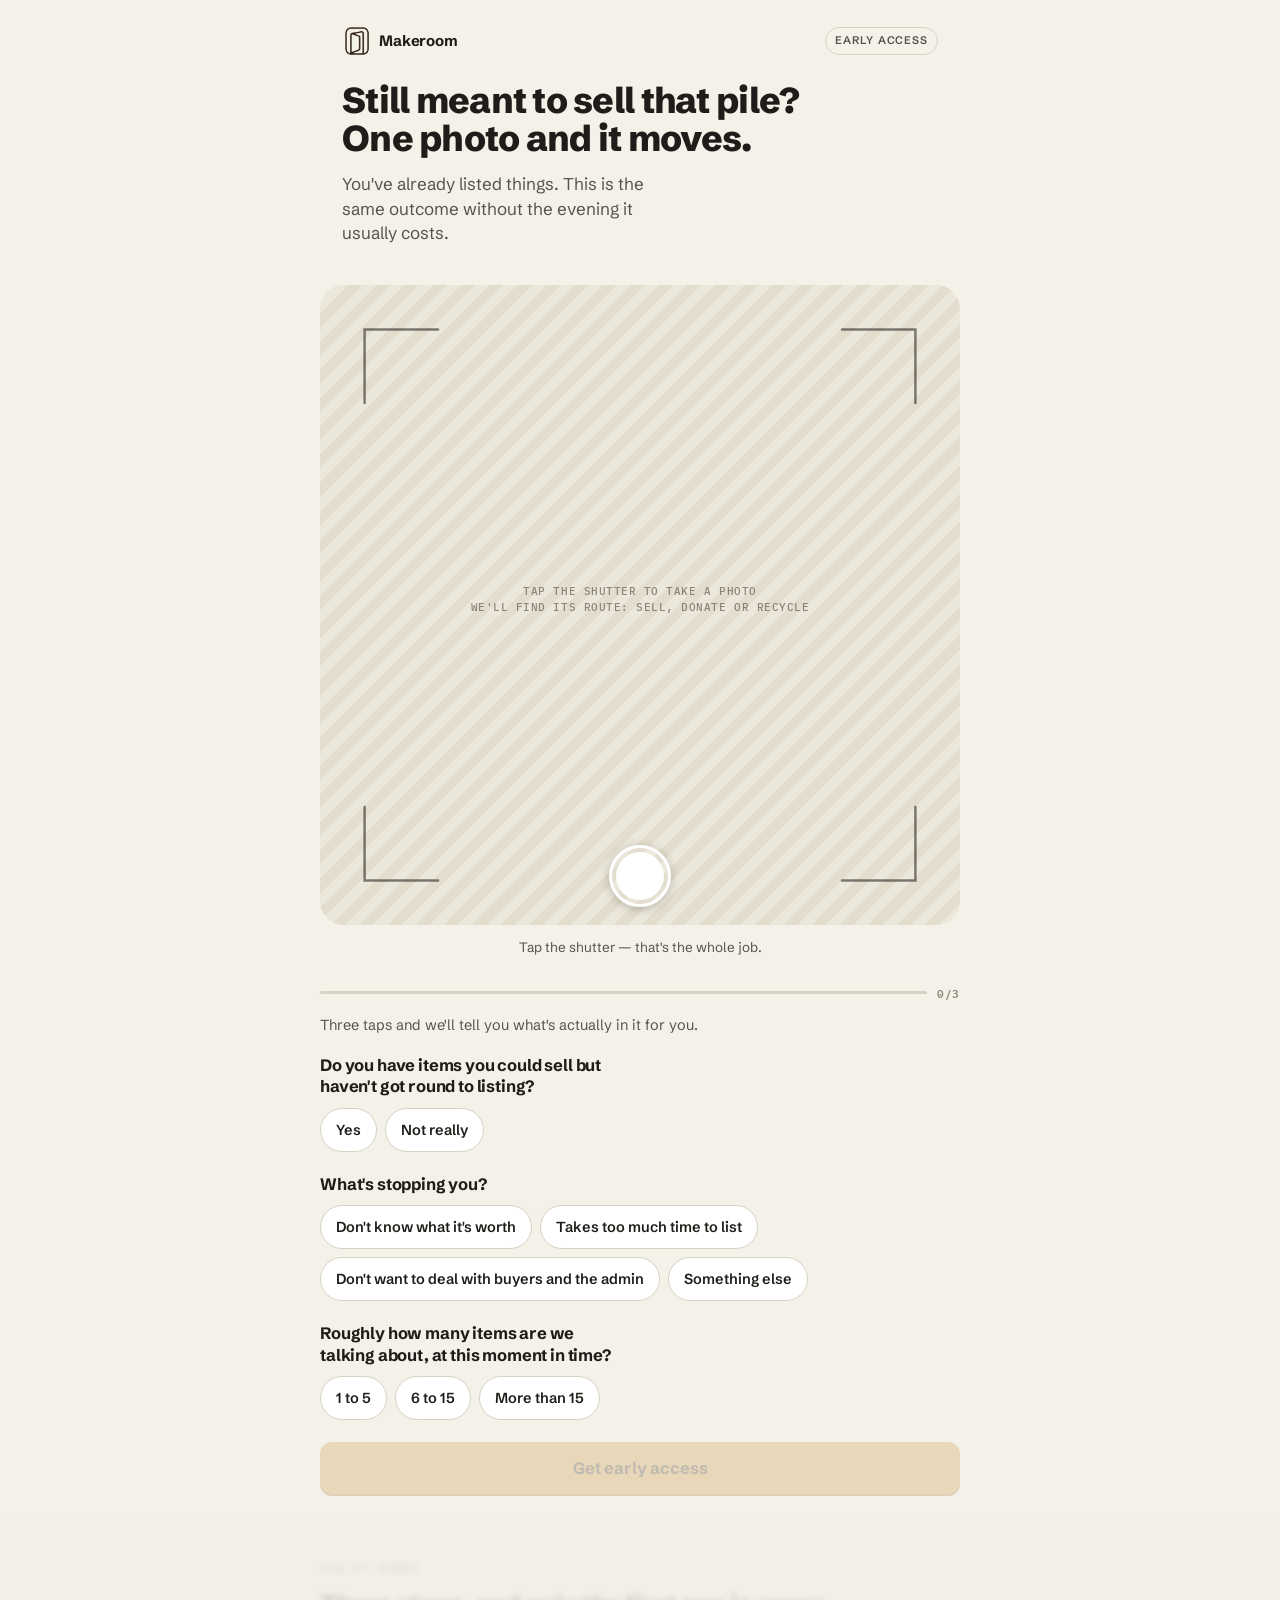
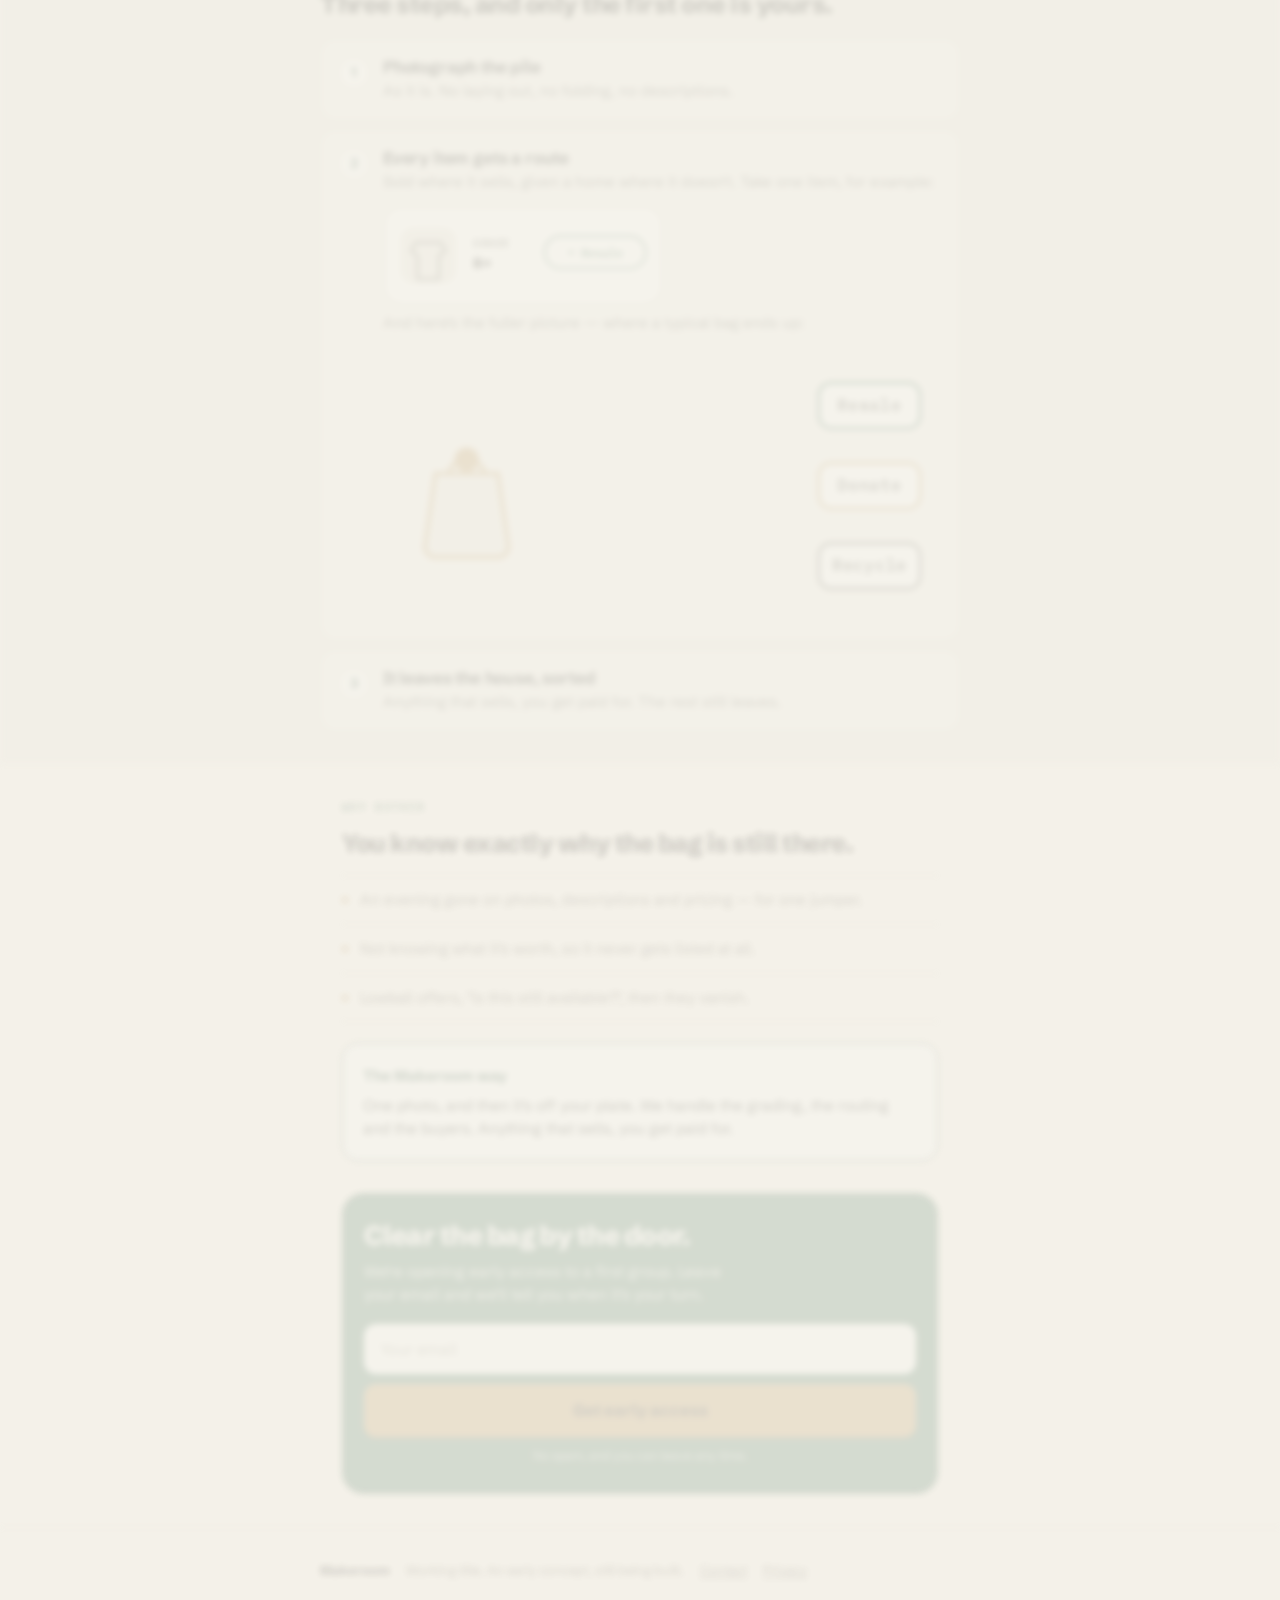
<file: index.html>
<!DOCTYPE html>
<html lang="en-GB">
<head>
<meta charset="UTF-8">
<meta name="viewport" content="width=device-width, initial-scale=1.0">
<title>Makeroom — the bag by the door, sorted</title>
<meta name="description" content="Photograph your bag of clothes once. We grade every item and route it to resale, donation or recycling — sold where it sells, so nothing becomes waste.">

<!-- Open Graph / Twitter — matters for ad platforms that preview the link -->
<meta property="og:title" content="Makeroom — the bag by the door, sorted">
<meta property="og:description" content="Photograph your bag once. We grade each item and find its best route — sold, donated or recycled.">
<meta property="og:type" content="website">
<meta name="twitter:card" content="summary_large_image">
<meta name="theme-color" content="#F4F1E9">

<!--
  Before running real ad traffic: set FORM_ENDPOINT in script.js.
  Full Google Sheet + Apps Script setup, ad link format (persona + UTM
  tags), and the acceptance checklist all live in README.md.
-->

<link rel="preconnect" href="https://fonts.googleapis.com">
<link rel="preconnect" href="https://fonts.gstatic.com" crossorigin>
<link href="https://fonts.googleapis.com/css2?family=Schibsted+Grotesk:wght@400;500;600;700;800&family=IBM+Plex+Mono:wght@500;600&display=swap" rel="stylesheet">

<link rel="icon" href="favicon.ico" sizes="any">
<link rel="icon" type="image/png" sizes="512x512" href="favicon-512.png">
<link rel="apple-touch-icon" href="apple-touch-icon.png">

<link rel="stylesheet" href="style.css">
</head>
<body class="gated">

  <div class="topbar">
    <span class="brand">
      <img class="logo-mark" src="logo-icon.png" alt="" aria-hidden="true">
      Makeroom
    </span>
    <span class="badge">Early access</span>
  </div>

  <!-- ============ HERO ============ -->
  <header class="hero">
    <div class="wrap">
      <!-- Headline + lede are written by JS from the persona copy table -->
      <h1 class="reveal" id="hero-head"></h1>
      <p class="lede reveal" id="hero-lede"></p>
    </div>
  </header>

  <!-- ============ CAMERA HOOK ============
       A one-shot interactive demo: tap the shutter, a flash + scan plays,
       then a worked example (item / price / grade / route) reveals.
       Fixed example content, same for both personas — illustrative only,
       not tied to any real photo. -->
  <div class="hook reveal">
    <div class="wrap" style="padding:0">
      <div class="hook-frame" id="hook-frame">
        <div class="stripes" aria-hidden="true"></div>
        <p class="caption" aria-hidden="true">TAP THE SHUTTER TO TAKE A PHOTO<br>WE'LL FIND ITS ROUTE: SELL, DONATE OR RECYCLE</p>

        <!-- Viewfinder corner brackets — reads as a camera viewfinder,
             not a re-drawn OS/app chrome. Same hand-drawn inline-SVG
             approach as everything else on the page. -->
        <svg class="viewfinder" viewBox="0 0 100 100" preserveAspectRatio="none" aria-hidden="true">
          <path d="M5 17 V5 H17" />
          <path d="M83 5 H95 V17" />
          <path d="M5 83 V95 H17" />
          <path d="M95 83 V95 H83" />
        </svg>

        <div class="hook-flash" aria-hidden="true"></div>
        <div class="hook-scan" aria-hidden="true"></div>
        <div class="hook-result" aria-hidden="true">
          <div class="hook-result-card">
            <div class="lead">This one's a keeper for someone.</div>
            <div class="result-body">
              <!-- Hand-drawn item glyph, same inline-SVG language as the
                   proof card and cascade below — no stock photography. -->
              <svg class="result-icon" viewBox="0 0 52 52" aria-hidden="true">
                <rect x="0" y="0" width="52" height="52" rx="12" fill="#ECE7DB"/>
                <path d="M14 14 h24 l4 8 -6 4 v22 h-20 v-22 l-6 -4 z" fill="none" stroke="#55534B" stroke-width="2" stroke-linejoin="round"/>
              </svg>
              <div class="result-text">
                <div class="row">
                  <span class="hook-item-name">Wool jumper</span>
                  <span class="price">£24–£31</span>
                </div>
                <div class="chips">
                  <span class="chip">Grade B+</span>
                  <span class="chip">Best route: resale</span>
                </div>
              </div>
            </div>
          </div>
        </div>
        <!-- A real camera shutter button (ring + dot), not a text pill —
             the label moves to an aria-label plus the caption below. -->
        <button type="button" class="hook-shutter" id="hook-shutter" aria-label="Try it on this pile — tap to take the photo">
          <span class="shutter-ring"><span class="shutter-dot"></span></span>
        </button>
      </div>
      <p class="hook-note" id="hook-note"></p>
    </div>
  </div>

  <!-- ============ SURVEY — soft gate ============
       All three questions are visible and answerable at once, in any
       order, and changeable at any time. Nothing below this is hidden;
       the CTA just dims until all three are answered. -->
  <div class="survey">
    <div class="wrap" style="padding:0">
      <div class="survey-progress-row">
        <div class="survey-bar"><div class="survey-bar-fill" id="survey-bar-fill" style="width:0%"></div></div>
        <span class="survey-count" id="survey-count" aria-hidden="true">0/3</span>
      </div>
      <p class="sr-only" id="survey-progress" aria-live="polite">0 of 3 answered</p>
      <p class="survey-intro">Three taps and we'll tell you what's actually in it for you.</p>

      <div id="survey-questions" aria-live="polite"></div>

      <div class="survey-cta-wrap" id="survey-cta-wrap" data-locked="true">
        <button type="button" class="btn" id="survey-cta-btn" disabled>Get early access</button>
      </div>
    </div>
  </div>

  <!-- ============ SCREEN 2 — hidden via body.gated until the survey is
       complete. The survey UI itself (all 3 questions visible at once) is
       unchanged; what's gated is everything below it. ============ -->
  <div class="screen-two" aria-hidden="true">

  <!-- ============ HOW IT WORKS ============ -->
  <section class="how">
    <div class="wrap">
      <p class="eyebrow reveal">How it works</p>
      <h2 class="reveal">Three steps, and only the first one is yours.</h2>

      <div class="steps">
        <!-- Step 1 -->
        <div class="step reveal">
          <div class="num">1</div>
          <div>
            <h3>Photograph the pile</h3>
            <p>As it is. No laying out, no folding, no descriptions.</p>
          </div>
        </div>

        <!-- Step 2 — worked example + the signature routing cascade -->
        <div class="step reveal">
          <div class="num">2</div>
          <div style="width:100%">
            <h3>Every item gets a route</h3>
            <p>Sold where it sells, given a home where it doesn't. Take one item, for example:</p>

            <!-- PROOF CARD — a single worked example (item, grade, route),
                 leading into the cascade's fuller routing animation below.
                 Same inline-SVG language as the cascade. -->
            <svg class="proof-card" viewBox="0 0 260 92" xmlns="http://www.w3.org/2000/svg"
                 role="img" aria-label="Example: a jumper graded B+, routed to resale">
              <rect x="1" y="1" width="258" height="90" rx="16" fill="#fff" stroke="#D8D2C4" stroke-width="1.5"/>

              <!-- item silhouette -->
              <g transform="translate(16,20)">
                <rect x="0" y="0" width="52" height="52" rx="12" fill="#ECE7DB"/>
                <path d="M14 14 h24 l4 8 -6 4 v22 h-20 v-22 l-6 -4 z" fill="none" stroke="#55534B" stroke-width="2" stroke-linejoin="round"/>
              </g>

              <!-- grade -->
              <g>
                <text class="proof-label" x="84" y="38">GRADE</text>
                <text class="proof-grade" x="84" y="58">B+</text>
              </g>

              <!-- route -->
              <g transform="translate(150,28)">
                <rect x="0" y="0" width="94" height="30" rx="15" fill="#fff" stroke="#1F6B49" stroke-width="1.5"/>
                <text class="proof-route" x="47" y="19" text-anchor="middle">→ Resale</text>
              </g>
            </svg>

            <p class="proof-bridge">And here's the fuller picture — where a typical bag ends up:</p>

            <div class="cascade-wrap" aria-hidden="true">
              <svg class="cascade" viewBox="0 0 320 150" xmlns="http://www.w3.org/2000/svg" role="img">
                <!-- source bag -->
                <g transform="translate(24,54)">
                  <path d="M6 14 h36 l6 42 a6 6 0 0 1 -6 6 h-36 a6 6 0 0 1 -6 -6 z" fill="#ECE7DB" stroke="#C98A2B" stroke-width="2"/>
                  <path d="M14 14 c0 -10 20 -10 20 0" fill="none" stroke="#C98A2B" stroke-width="2"/>
                  <!-- camera flash pulse -->
                  <circle class="flash" cx="24" cy="6" r="7" fill="#C98A2B"/>
                </g>

                <!-- three destinations on the right -->
                <g>
                  <rect x="250" y="16"  width="58" height="26" rx="7" fill="#fff" stroke="#1F6B49" stroke-width="1.5"/>
                  <text class="bin-label" x="279" y="32" text-anchor="middle">Resale</text>

                  <rect x="250" y="62"  width="58" height="26" rx="7" fill="#fff" stroke="#C98A2B" stroke-width="1.5"/>
                  <text class="bin-label" x="279" y="78" text-anchor="middle">Donate</text>

                  <rect x="250" y="108" width="58" height="26" rx="7" fill="#fff" stroke="#55534B" stroke-width="1.5"/>
                  <text class="bin-label" x="279" y="124" text-anchor="middle">Recycle</text>
                </g>

                <!-- travelling items: each --to sets where it lands -->
                <rect class="item i1" x="72" y="70" width="14" height="14" rx="3" fill="#1F6B49" style="--to: translate(178px,-42px)"/>
                <rect class="item i2" x="72" y="70" width="14" height="14" rx="3" fill="#C98A2B" style="--to: translate(178px,4px)"/>
                <rect class="item i3" x="72" y="70" width="14" height="14" rx="3" fill="#1F6B49" style="--to: translate(178px,-42px)"/>
                <rect class="item i4" x="72" y="70" width="14" height="14" rx="3" fill="#55534B" style="--to: translate(178px,50px)"/>
              </svg>
            </div>
          </div>
        </div>

        <!-- Step 3 -->
        <div class="step reveal">
          <div class="num">3</div>
          <div>
            <h3>It leaves the house, sorted</h3>
            <p>Anything that sells, you get paid for. The rest still leaves.</p>
          </div>
        </div>
      </div>
    </div>
  </section>

  <!-- ============ WHY BOTHER ============ -->
  <section class="why">
    <div class="wrap">
      <p class="eyebrow reveal">Why bother</p>
      <h2 class="reveal">You know exactly why the bag is still there.</h2>

      <!-- Optional answer-echo — set by script.js only when the visitor's
           own Q2/Q3 answer has a mapped line. Hidden otherwise. -->
      <p class="answer-echo reveal" id="answer-echo"></p>

      <ul class="grind reveal">
        <li><span>An evening gone on photos, descriptions and pricing — for one jumper.</span></li>
        <li><span>Not knowing what it's worth, so it never gets listed at all.</span></li>
        <li><span>Lowball offers, "is this still available?", then they vanish.</span></li>
      </ul>

      <div class="relief reveal">
        <div class="head">The Makeroom way</div>
        <p>One photo, and then it's off your plate. We handle the grading, the routing and the buyers. Anything that sells, you get paid for.</p>
      </div>
    </div>
  </section>

  <!-- ============ FINAL CAPTURE ============ -->
  <section class="final">
    <div class="wrap">
      <div class="card reveal">
        <h2>Clear the bag by the door.</h2>
        <p>We're opening early access to a first group. Leave your email and we'll tell you when it's your turn.</p>

        <!-- FINAL EMAIL CAPTURE -->
        <form id="form-final" novalidate>
          <input class="field" type="email" name="email" inputmode="email" autocomplete="email"
                 pattern="[^\s@]+@[^\s@]+\.[a-zA-Z]{2,}"
                 placeholder="Your email" aria-label="Your email address" required>
          <button class="btn" type="submit">Get early access</button>
          <p class="microcopy">No spam, and you can leave any time.</p>
          <p class="form-note err" role="alert">That email doesn't look right. Mind checking it?</p>
        </form>
      </div>

      <div class="done-state reveal" id="done-state">
        <div class="done-icon" aria-hidden="true">
          <svg viewBox="0 0 20 20" fill="none" style="width:22px;height:22px">
            <path d="M4 10.5l4 4 8-9" stroke="#fff" stroke-width="2.4" stroke-linecap="round" stroke-linejoin="round"/>
          </svg>
        </div>
        <h2>Congrats, you're on the list.</h2>
        <p id="done-line"></p>
        <div class="done-footnote">NEXT: WATCH YOUR INBOX FOR EARLY ACCESS</div>
      </div>
    </div>
  </section>

  <!-- ============ FOOTER ============ -->
  <footer>
    <div class="wrap">
      <span class="name">Makeroom</span>
      <span>Working title. An early concept, still being built.</span>
      <a href="mailto:jamie@studiozao.com">Contact</a>
      <a href="privacy.html">Privacy</a>
    </div>
  </footer>

  </div> <!-- /.screen-two -->

  <!-- ============ STICKY SCROLL CTA ============
       Only ever shown once the survey is complete (body no longer
       .gated) and the hero has scrolled out of view. -->
  <div class="sticky" id="sticky" aria-hidden="true">
    <div class="wrap">
      <div class="line">Every piece finds a route.<span>Sold, donated or recycled — join early access.</span></div>
      <button class="btn" id="sticky-btn" type="button">Get early access</button>
    </div>
  </div>

<script src="script.js"></script>
</body>
</html>
</file>
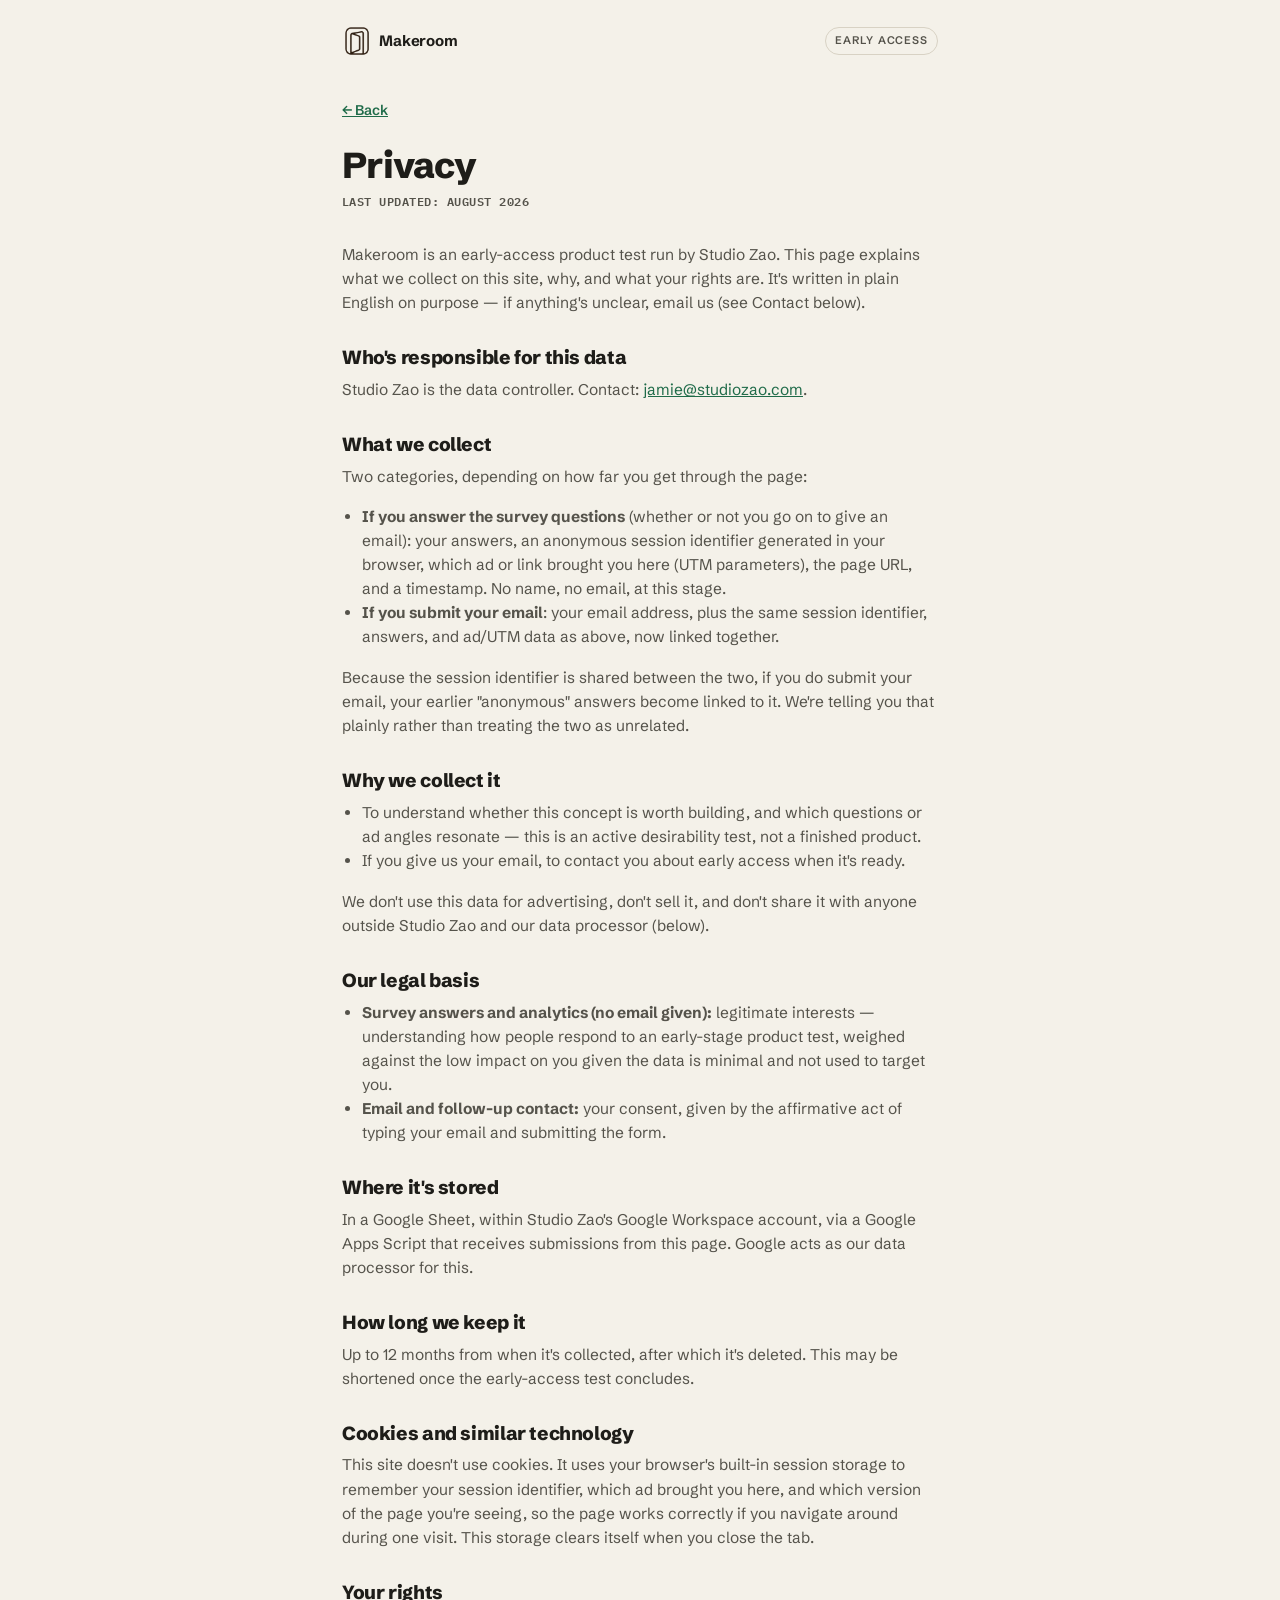
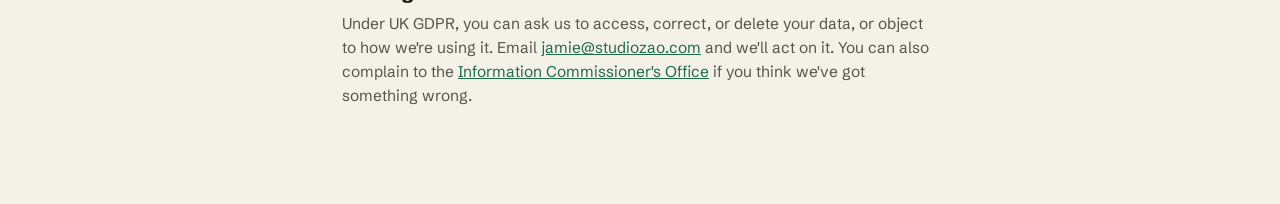
<file: privacy.html>
<!DOCTYPE html>
<html lang="en-GB">
<head>
<meta charset="UTF-8">
<meta name="viewport" content="width=device-width, initial-scale=1.0">
<title>Privacy — Makeroom</title>
<meta name="robots" content="noindex">
<link rel="preconnect" href="https://fonts.googleapis.com">
<link rel="preconnect" href="https://fonts.gstatic.com" crossorigin>
<link href="https://fonts.googleapis.com/css2?family=Schibsted+Grotesk:wght@400;500;600;700;800&family=IBM+Plex+Mono:wght@500;600&display=swap" rel="stylesheet">
<link rel="icon" href="favicon.ico" sizes="any">
<link rel="icon" type="image/png" sizes="512x512" href="favicon-512.png">
<link rel="apple-touch-icon" href="apple-touch-icon.png">

<link rel="stylesheet" href="style.css">
<style>
  /* Page-specific only — everything else reuses style.css's tokens so
     this matches the rest of the site rather than looking bolted on. */
  .legal { max-width: 640px; margin: 0 auto; padding: 40px 22px 80px; }
  .legal h1 { font-size: clamp(28px, 7vw, 36px); margin-bottom: 6px; }
  .legal .updated { font: 600 12px var(--font-mono); color: var(--ink-soft); letter-spacing: .04em; text-transform: uppercase; margin-bottom: 32px; }
  .legal h2 { font-size: 19px; margin: 32px 0 10px; }
  .legal p, .legal li { font-size: 15.5px; color: var(--ink-soft); line-height: 1.55; }
  .legal ul { padding-left: 20px; margin: 0 0 1em; }
  .legal a { color: var(--green); }
  .legal .back { display: inline-block; margin-bottom: 24px; font-size: 14px; font-weight: 600; }
</style>
</head>
<body>
  <div class="topbar">
    <span class="brand">
            <img class="logo-mark" src="logo-icon.png" alt="" aria-hidden="true">
      Makeroom
    </span>
    <span class="badge">Early access</span>
  </div>

  <div class="legal">
    <a class="back" href="index.html">&larr; Back</a>
    <h1>Privacy</h1>
    <p class="updated">Last updated: August 2026</p>

    <p>Makeroom is an early-access product test run by Studio Zao. This page explains what we collect on this site, why, and what your rights are. It's written in plain English on purpose — if anything's unclear, email us (see Contact below).</p>

    <h2>Who's responsible for this data</h2>
    <p>Studio Zao is the data controller. Contact: <a href="mailto:jamie@studiozao.com">jamie@studiozao.com</a>.</p>

    <h2>What we collect</h2>
    <p>Two categories, depending on how far you get through the page:</p>
    <ul>
      <li><strong>If you answer the survey questions</strong> (whether or not you go on to give an email): your answers, an anonymous session identifier generated in your browser, which ad or link brought you here (UTM parameters), the page URL, and a timestamp. No name, no email, at this stage.</li>
      <li><strong>If you submit your email</strong>: your email address, plus the same session identifier, answers, and ad/UTM data as above, now linked together.</li>
    </ul>
    <p>Because the session identifier is shared between the two, if you do submit your email, your earlier "anonymous" answers become linked to it. We're telling you that plainly rather than treating the two as unrelated.</p>

    <h2>Why we collect it</h2>
    <ul>
      <li>To understand whether this concept is worth building, and which questions or ad angles resonate — this is an active desirability test, not a finished product.</li>
      <li>If you give us your email, to contact you about early access when it's ready.</li>
    </ul>
    <p>We don't use this data for advertising, don't sell it, and don't share it with anyone outside Studio Zao and our data processor (below).</p>

    <h2>Our legal basis</h2>
    <ul>
      <li><strong>Survey answers and analytics (no email given):</strong> legitimate interests — understanding how people respond to an early-stage product test, weighed against the low impact on you given the data is minimal and not used to target you.</li>
      <li><strong>Email and follow-up contact:</strong> your consent, given by the affirmative act of typing your email and submitting the form.</li>
    </ul>

    <h2>Where it's stored</h2>
    <p>In a Google Sheet, within Studio Zao's Google Workspace account, via a Google Apps Script that receives submissions from this page. Google acts as our data processor for this.</p>

    <h2>How long we keep it</h2>
    <p>Up to 12 months from when it's collected, after which it's deleted. This may be shortened once the early-access test concludes.</p>

    <h2>Cookies and similar technology</h2>
    <p>This site doesn't use cookies. It uses your browser's built-in session storage to remember your session identifier, which ad brought you here, and which version of the page you're seeing, so the page works correctly if you navigate around during one visit. This storage clears itself when you close the tab.</p>

    <h2>Your rights</h2>
    <p>Under UK GDPR, you can ask us to access, correct, or delete your data, or object to how we're using it. Email <a href="mailto:jamie@studiozao.com">jamie@studiozao.com</a> and we'll act on it. You can also complain to the <a href="https://ico.org.uk/make-a-complaint/" target="_blank" rel="noopener">Information Commissioner's Office</a> if you think we've got something wrong.</p>
  </div>
</body>
</html>
</file>
<file: style.css>
/* ---------- Design tokens ---------- */
:root {
  --paper:      #F4F1E9;  /* warm paper base */
  --paper-2:    #ECE7DB;  /* slightly deeper panel */
  --ink:        #1E1D19;  /* near-black text */
  --ink-soft:   #55534B;  /* secondary text */
  --line:       #D8D2C4;  /* hairlines / borders */
  --green:      #1F6B49;  /* resolution only — it worked, it's sorted. never a button. */
  --green-dark: #164F36;
  --ochre:      #C98A2B;  /* take action, tap this — the one action colour */
  --ochre-soft: #F0DFC0;
  --shadow:     0 1px 2px rgba(30,29,25,.06), 0 8px 24px rgba(30,29,25,.06);

  /* Design 1a ("Proof First") brings in two webfonts: Schibsted Grotesk as
     the display/body face, IBM Plex Mono for small uppercase labels and
     counters. This is a deliberate reversal of the earlier system-font-only
     decision (made to avoid a render-blocking font request on cold mobile
     ad traffic) — the tradeoff is accepted here because it's what the
     chosen design direction specifies. */
  --font-body: "Schibsted Grotesk", system-ui, -apple-system, "Segoe UI", Roboto, Helvetica, Arial, sans-serif;
  --font-mono: "IBM Plex Mono", ui-monospace, Menlo, monospace;

  --wrap: 640px;
}

/* ----------------------------------------------------------------------
   PRE-LAUNCH CHECKLIST
   --ink-soft (#55534B) on --paper (#F4F1E9) — computed contrast ratio is
   ~6.83:1 (checked 2026-07-31). Passes WCAG AA (4.5:1) for normal text at
   every size this token is used at, including the 13px microcopy/eyebrow
   sizes where the margin is closest. Does not reach AAA (7:1) but AAA was
   never the target. Re-check this if either --ink-soft or --paper changes.
   ---------------------------------------------------------------------- */

/* ---------- Reset-ish ---------- */
* { box-sizing: border-box; }
html { -webkit-text-size-adjust: 100%; scroll-behavior: smooth; overflow-x: clip; }
body {
  margin: 0;
  background: var(--paper);
  color: var(--ink);
  font-family: var(--font-body);
  font-size: 17px;
  line-height: 1.55;
  -webkit-font-smoothing: antialiased;
  text-rendering: optimizeLegibility;
  overflow-x: clip;
}
img, svg { display: block; max-width: 100%; }

/* ---------- Layout helpers ---------- */
.wrap { width: 100%; max-width: var(--wrap); margin: 0 auto; padding: 0 22px; }

/* ---------- Type ---------- */
h1, h2 { margin: 0; font-weight: 800; letter-spacing: -0.02em; line-height: 1.1; }
h3 { margin: 0; font-weight: 700; letter-spacing: -0.01em; line-height: 1.1; }
p { margin: 0 0 1em; }
.eyebrow {
  font: 600 11px var(--font-mono);
  letter-spacing: 0.12em;
  text-transform: uppercase;
  color: var(--green);
  margin: 0 0 14px;
}

/* ---------- Header bar ---------- */
.topbar {
  display: flex;
  align-items: center;
  justify-content: space-between;
  padding: 26px 22px 0;
  max-width: var(--wrap);
  margin: 0 auto;
}
.topbar .brand { display: flex; align-items: center; gap: 7px; font-weight: 700; font-size: 15px; letter-spacing: -0.01em; }
.topbar .brand .logo-mark { width: 30px; height: 30px; color: var(--ink); flex: none; }
.topbar .badge {
  font-size: 11px;
  font-weight: 600;
  letter-spacing: 0.08em;
  text-transform: uppercase;
  color: var(--ink-soft);
  border: 1px solid var(--line);
  border-radius: 99px;
  padding: 4px 9px;
}

/* ---------- Hero ---------- */
.hero { padding-top: 26px; padding-bottom: 0; }
.hero h1 {
  font-size: clamp(30px, 8.5vw, 36px);
  line-height: 1.05;
  overflow-wrap: anywhere;
  min-width: 0;
  text-wrap: balance;
}
.hero .lede {
  margin-top: 14px;
  font-size: 17px;
  line-height: 1.45;
  color: var(--ink-soft);
  max-width: 32ch;
}

/* ---------- Camera hook ---------- */
.hook { padding: 22px 22px 0; }
.hook-frame {
  position: relative;
  border-radius: 24px;
  overflow: hidden;
  background: var(--paper-2);
  aspect-ratio: 1 / 1;
}
.hook-frame .stripes {
  position: absolute;
  inset: 0;
  background: repeating-linear-gradient(135deg, #e3ddcd 0 10px, #ece7db 10px 20px);
}
/* The example photo only appears once the shutter fires, same moment
   the flash/scan plays — as if that tap actually took the shot. */
.hook-frame.scanning .stripes,
.hook-frame.revealed .stripes {
  background:
    linear-gradient(180deg, rgba(30,29,25,.5), rgba(30,29,25,.25)),
    url('jumper.png') center 42%/cover no-repeat;
}
.hook-frame .caption {
  position: absolute;
  inset: 0;
  display: grid;
  place-items: center;
  font: 500 10.5px/1.5 var(--font-mono);
  letter-spacing: 0.05em;
  color: #8b8577;
  text-align: center;
  padding: 0 20px;
}
.hook-frame.shot .caption { display: none; }

/* Viewfinder corner brackets — reads as a camera's focus reticle, not a
   re-drawn OS/app chrome. Fades out once the shot is taken, same as a
   real camera UI would once it's done focusing. */
.viewfinder {
  position: absolute;
  inset: 14px;
  width: calc(100% - 28px);
  height: calc(100% - 28px);
  pointer-events: none;
  transition: opacity .3s ease;
}
.viewfinder path {
  fill: none;
  stroke: rgba(30,29,25,.55);
  stroke-width: 2.5;
  stroke-linecap: round;
  vector-effect: non-scaling-stroke;
}
.hook-frame.scanning .viewfinder,
.hook-frame.revealed .viewfinder { opacity: 0; }

/* Flash: a single quick white pulse the instant the shutter is tapped */
.hook-flash {
  position: absolute;
  inset: 0;
  background: #fff;
  pointer-events: none;
  opacity: 0;
}
.hook-frame.scanning .hook-flash { animation: flashPop .5s ease forwards; }

/* Scan: a soft ochre band sweeping down while "grading" */
.hook-scan {
  position: absolute;
  left: 0; right: 0;
  height: 26%;
  background: linear-gradient(180deg, rgba(201,138,43,0), rgba(201,138,43,.4));
  opacity: 0;
  pointer-events: none;
}
.hook-frame.scanning .hook-scan {
  opacity: 1;
  animation: scanSweep 1.1s .25s linear;
}

/* Result: the worked example, revealed once grading finishes */
.hook-result {
  position: absolute;
  left: 12px; right: 12px; bottom: 12px;
  display: none;
}
.hook-frame.revealed .hook-result { display: block; animation: riseIn .4s ease forwards; }
.hook-result-card {
  background: rgba(244,241,233,.96);
  border-radius: 18px;
  padding: 16px 18px;
}
.hook-result-card .lead { font-size: 13px; color: var(--ink-soft); margin-bottom: 10px; }
.hook-result-card .result-body { display: flex; align-items: center; gap: 12px; }
.hook-result-card .result-icon { flex: 0 0 auto; width: 44px; height: 44px; }
.hook-result-card .result-text { flex: 1; min-width: 0; }
/* Named .hook-item-name, not .item — the cascade below defines a global
   .item { opacity: 0 } for its travelling squares, which was silently
   hiding this text when both shared the same class name. */
.hook-result-card .row { display: flex; align-items: baseline; justify-content: space-between; gap: 10px; }
.hook-result-card .hook-item-name { font-size: 21px; font-weight: 800; letter-spacing: -0.02em; overflow-wrap: anywhere; }
.hook-result-card .price { font-size: 21px; font-weight: 800; letter-spacing: -0.02em; color: var(--green); white-space: nowrap; }
.hook-result-card .chips { margin-top: 8px; display: flex; gap: 6px; flex-wrap: wrap; }
.hook-result-card .chip {
  font-size: 12px;
  font-weight: 600;
  color: var(--green-dark);
  background: #E1EDE5;
  border-radius: 99px;
  padding: 5px 10px;
}

/* Real camera-style shutter: a ring with a filled dot, like an actual
   phone camera app's capture button, rather than a text pill. */
.hook-shutter {
  position: absolute;
  left: 50%;
  transform: translateX(-50%);
  bottom: 18px;
  width: 62px;
  height: 62px;
  border-radius: 50%;
  background: transparent;
  border: none;
  padding: 0;
  cursor: pointer;
}
.shutter-ring {
  display: grid;
  place-items: center;
  width: 100%;
  height: 100%;
  border-radius: 50%;
  border: 3px solid #fff;
  box-shadow: 0 2px 10px rgba(30,29,25,.25);
}
.shutter-dot {
  width: 48px;
  height: 48px;
  border-radius: 50%;
  background: #fff;
  transition: transform .12s ease, background .18s ease;
}
.hook-shutter:active .shutter-dot { transform: scale(.88); }
.hook-frame.scanning .shutter-dot { background: var(--ochre); }
.hook-frame.scanning .hook-shutter { pointer-events: none; }
.hook-frame.revealed .hook-shutter { display: none; }
.hook-shutter:focus-visible { outline: 3px solid var(--ochre); outline-offset: 4px; }
.hook-note { margin: 12px 2px 0; font-size: 13.5px; color: var(--ink-soft); text-align: center; }

/* ---------- Survey ("soft gate") ----------
   Unlike a hard gate, nothing below this is hidden — all three questions
   show at once, answers are changeable any time, and the CTA just dims
   until all three are answered. Fully visible in the page's normal scroll
   order, no separate "screen". */
.sr-only {
  position: absolute;
  width: 1px; height: 1px;
  padding: 0; margin: -1px;
  overflow: hidden;
  clip: rect(0, 0, 0, 0);
  white-space: nowrap;
  border: 0;
}

/* ---------- Hard gate ----------
   Screen 2 (everything from "How it works" down, including the footer)
   isn't reachable/interactive until the survey is complete, but it's not
   fully hidden either — a dimmed, blurred, non-interactive hint of it
   stays visible through the gate, so scrolling past the survey signals
   "there's more, finish this first" rather than the page just ending.
   .gated is removed from <body> once all 3 are answered; the opacity/
   blur transition below handles the reveal automatically, no JS-driven
   animation needed. */
.screen-two {
  transition: opacity .5s ease, filter .5s ease;
}
body.gated .screen-two {
  opacity: .16;
  filter: blur(3px) saturate(70%);
  pointer-events: none;
  user-select: none;
}
body.gated .sticky { display: none; }

.survey { padding: 26px 22px 30px; }
.survey-progress-row { display: flex; align-items: center; gap: 10px; margin-bottom: 4px; }
.survey-bar { flex: 1; height: 3px; border-radius: 2px; background: var(--line); overflow: hidden; }
.survey-bar-fill { height: 100%; background: var(--ochre); border-radius: 2px; transition: width .3s ease; }
.survey-count { font: 600 10.5px var(--font-mono); color: #8b8577; letter-spacing: 0.06em; }
.survey-intro { margin: 12px 0 18px; font-size: 14.5px; color: var(--ink-soft); }

.q-block { margin-bottom: 22px; }
.q-block .q-text {
  margin: 0 0 10px;
  font-size: 16.5px;
  font-weight: 700;
  letter-spacing: -0.01em;
  line-height: 1.3;
  max-width: 30ch;
}
.q-opts { display: flex; flex-wrap: wrap; gap: 8px; }
.q-opt {
  font: 600 14.5px var(--font-body);
  text-align: left;
  cursor: pointer;
  padding: 11px 15px;
  min-height: 44px;
  border-radius: 99px;
  border: 1.5px solid var(--line);
  background: #fff;
  color: var(--ink);
  transition: border-color .16s ease, background .16s ease, color .16s ease;
}
.q-opt:hover { border-color: var(--ink); }
.q-opt:focus-visible { outline: 3px solid var(--ochre); outline-offset: 2px; }
.q-opt.picked { border-color: var(--ink); background: var(--ink); color: var(--paper); }

.survey-cta-wrap { margin-top: 6px; transition: opacity .3s ease; }
.survey-cta-wrap[data-locked="true"] { opacity: .35; pointer-events: none; }

/* ---------- How it works ---------- */
.how { background: var(--paper-2); padding: 32px 22px; border-top: 1px solid var(--line); }
.how .wrap { padding: 0; }
.how h2 { font-size: 25px; line-height: 1.15; margin-bottom: 20px; }

.steps { display: flex; flex-direction: column; gap: 10px; }
.step {
  display: flex;
  gap: 14px;
  background: var(--paper);
  border: 1px solid var(--line);
  border-radius: 16px;
  padding: 18px;
}
.step .num {
  flex: 0 0 auto;
  width: 30px; height: 30px;
  border-radius: 50%;
  display: grid; place-items: center;
  font-weight: 700; font-size: 14px;
  color: var(--green-dark);
  background: #fff;
  border: 1.5px solid var(--line);
}
.step h3 { font-size: 17px; margin-bottom: 3px; }
.step p { margin: 0; color: var(--ink-soft); font-size: 15px; line-height: 1.45; }

/* Proof card — a single worked example (item, grade, route), leading into
   the cascade below it as one worked example before the fuller animation.
   Same inline-SVG language as the cascade — kept from the earlier build
   per explicit instruction, alongside the cascade itself. */
.proof-card { margin: 14px 0 6px; max-width: 280px; }
.proof-bridge { margin: 14px 0 0; font-size: 15px; color: var(--ink-soft); }
.proof-card .proof-label { font: 600 10px var(--font-mono); fill: var(--ink-soft); letter-spacing: .04em; }
.proof-card .proof-grade { font: 800 13px var(--font-body); fill: var(--ink); }
.proof-card .proof-route { font: 600 11px var(--font-mono); fill: var(--green); }

/* The signature: routing cascade — the page's payoff visual for step 2,
   kept from the earlier build per explicit instruction (design 1a's own
   bar-chart alternative is not used). A stillness beat before it starts
   animating is timed in script.js, not here. */
.cascade-wrap { margin-top: 22px; margin-bottom: 4px; }
.cascade { width: 100%; height: auto; }
.bin-label { font: 600 10px var(--font-mono); fill: var(--ink-soft); letter-spacing: .04em; }

/* ---------- Why bother ---------- */
.why { padding: 32px 22px; }
.why h2 { font-size: 25px; line-height: 1.15; margin-bottom: 18px; }
.answer-echo {
  display: none;
  margin: -6px 0 18px;
  font-size: 16.5px;
  font-weight: 600;
  color: var(--ink-soft);
  line-height: 1.4;
}
.answer-echo.show { display: block; }

.grind { display: flex; flex-direction: column; border-top: 1px solid var(--line); }
.grind li {
  display: flex;
  gap: 12px;
  padding: 13px 0;
  border-bottom: 1px solid var(--line);
  list-style: none;
}
.grind li::before {
  content: "";
  flex: 0 0 6px;
  width: 6px; height: 6px;
  margin-top: 8px;
  border-radius: 3px;
  background: var(--ochre);
}
.grind li span { font-size: 15px; color: var(--ink-soft); line-height: 1.45; }
.grind { margin: 0; padding: 0; }

.relief {
  margin-top: 20px;
  border: 1.5px solid var(--green);
  background: #fff;
  border-radius: 16px;
  padding: 20px;
}
.relief .head { font-weight: 700; color: var(--green-dark); margin-bottom: 8px; font-size: 15px; }
.relief p { margin: 0; font-size: 15.5px; line-height: 1.45; }

/* ---------- Final capture ---------- */
.final { padding: 0 22px 34px; }
.final .card {
  background: var(--green);
  color: #fff;
  border-radius: 22px;
  padding: 28px 22px;
}
.final .card.done { display: none; }
.final h2 { font-size: 27px; line-height: 1.12; color: #fff; margin-bottom: 10px; }
/* :not(.microcopy) — without this, every property here (font-size
   included) leaks onto the "No spam..." line too, since this rule's
   specificity beats a bare .microcopy class selector. The previous fix
   only overrode margin and missed that font-size was leaking the same
   way, making the line render at 15.5px instead of its own 12.5px. */
.final .card p:not(.microcopy) { margin: 0 0 18px; font-size: 15.5px; line-height: 1.45; color: rgba(255,255,255,.86); max-width: 40ch; }

.field {
  width: 100%;
  font: 400 16px var(--font-body);
  padding: 15px 16px;
  border: none;
  border-radius: 12px;
  background: #fff;
  color: var(--ink);
  margin-bottom: 10px;
  transition: box-shadow .18s ease;
}
.field::placeholder { color: #9d988a; }
.field:focus {
  outline: none;
  box-shadow: 0 0 0 3px rgba(255,255,255,.5);
}

.btn {
  width: 100%;
  font: 700 16.5px var(--font-body);
  border: none;
  border-radius: 12px;
  padding: 16px 20px;
  background: var(--ochre);
  color: #241a08;
  cursor: pointer;
  box-shadow: 0 2px 0 #9c6a1e;
  transition: transform .12s ease, background .18s ease, box-shadow .12s ease;
}
.btn:hover { background: #b87d26; }
.btn:active { transform: translateY(2px); box-shadow: 0 0 0 #9c6a1e; }
.btn:focus-visible { outline: 3px solid var(--ink); outline-offset: 2px; }
.btn:disabled { cursor: default; opacity: .7; }

.microcopy { margin: 10px 0 0; font-size: 12.5px; color: rgba(255,255,255,.72); text-align: center; }

.form-note { margin-top: 12px; font-size: 15px; display: none; text-align: center; }
.form-note.show { display: block; }
.form-note.err { color: #ffd9d0; }

/* Success state — swaps in for the card once the form is submitted.
   Needs the same green "card" treatment as .final .card: without its own
   background, the white heading/text here is invisible against the
   page's paper background. */
.done-state {
  display: none;
  background: var(--green);
  border-radius: 22px;
  padding: 28px 22px;
}
.done-state.show { display: block; animation: riseIn .35s ease; }
.done-icon {
  width: 46px; height: 46px;
  border-radius: 50%;
  background: rgba(255,255,255,.16);
  display: grid; place-items: center;
  margin-bottom: 14px;
}
.done-state h2 { font-size: 25px; line-height: 1.14; color: #fff; margin-bottom: 8px; }
.done-state p { margin: 0 0 16px; font-size: 15.5px; line-height: 1.45; color: rgba(255,255,255,.86); }
.done-footnote {
  border-top: 1px solid rgba(255,255,255,.22);
  padding-top: 14px;
  font: 600 11px var(--font-mono);
  letter-spacing: .08em;
  color: rgba(255,255,255,.7);
}

/* ---------- Sticky bar (scroll-triggered) ---------- */
.sticky {
  position: fixed;
  left: 0; right: 0; bottom: 0;
  z-index: 40;
  background: rgba(244,241,233,.94);
  backdrop-filter: saturate(140%) blur(8px);
  border-top: 1px solid var(--line);
  padding: 12px 0 calc(12px + env(safe-area-inset-bottom, 0px));
  transform: translateY(120%);
  transition: transform .28s ease;
  box-shadow: 0 -6px 20px rgba(30,29,25,.08);
}
.sticky.show { transform: translateY(0); }
.sticky .wrap { display: flex; align-items: center; gap: 12px; }
.sticky .line { flex: 1; font-size: 14.5px; font-weight: 600; }
.sticky .line span { color: var(--ink-soft); font-weight: 500; display: block; font-size: 12.5px; }
.sticky .btn { width: auto; padding: 12px 18px; font-size: 15px; }

/* ---------- Footer ---------- */
footer {
  padding: 32px 22px 64px;
  border-top: 1px solid var(--line);
  color: var(--ink-soft);
  font-size: 13px;
}
footer .wrap { padding: 0; display: flex; flex-wrap: wrap; gap: 6px 16px; align-items: baseline; }
footer .name { font-weight: 700; color: var(--ink); }
footer a { color: var(--ink-soft); text-decoration: underline; text-underline-offset: 2px; }

/* ---------- Scroll reveal ---------- */
.reveal {
  opacity: 0;
  transform: translateY(16px);
  transition: opacity .6s ease, transform .6s ease;
  will-change: opacity, transform;
}
.reveal.in { opacity: 1; transform: none; }

/* ---------- Cascade animation (plays when step 2 is in view) ---------- */
.item { opacity: 0; }
.cascade.run .item { animation: drop 2.6s ease-in-out infinite; }
.cascade.run .i1 { animation-delay: 0s;    }
.cascade.run .i2 { animation-delay: .45s;  }
.cascade.run .i3 { animation-delay: .9s;   }
.cascade.run .i4 { animation-delay: 1.35s; }
@keyframes drop {
  0%   { opacity: 0; transform: translate(0,0) scale(.9); }
  12%  { opacity: 1; }
  70%  { opacity: 1; }
  100% { opacity: 0; transform: var(--to) scale(1); }
}
.flash { transform-origin: center; }
.cascade.run .flash { animation: flash 2.6s ease-in-out infinite; }
@keyframes flash {
  0%, 8%   { opacity: 0; transform: scale(.6); }
  3%       { opacity: .9; }
  16%,100% { opacity: 0; transform: scale(1.3); }
}

/* ---------- Camera-hook animations ---------- */
@keyframes flashPop { 0% { opacity: 0; } 20% { opacity: .9; } 100% { opacity: 0; } }
@keyframes scanSweep { from { transform: translateY(-100%); } to { transform: translateY(320%); } }
@keyframes riseIn { from { opacity: 0; transform: translateY(14px); } to { opacity: 1; transform: none; } }

/* Respect people who ask for less motion */
@media (prefers-reduced-motion: reduce) {
  html { scroll-behavior: auto; }
  .reveal { opacity: 1; transform: none; transition: none; }
  .cascade.run .item { animation: none; opacity: 1; }
  .cascade.run .flash { animation: none; opacity: .8; }
  .btn { transition: none; }
  .q-opt { transition: none; }
  .hook-frame.scanning .hook-flash,
  .hook-frame.scanning .hook-scan,
  .hook-frame.revealed .hook-result { animation: none; }
  .hook-frame.revealed .hook-result { opacity: 1; transform: none; }
  .screen-two { transition: none; }
  .sticky { transition: none; }
  .viewfinder { transition: none; }
  .shutter-dot { transition: none; }
}
</file>
